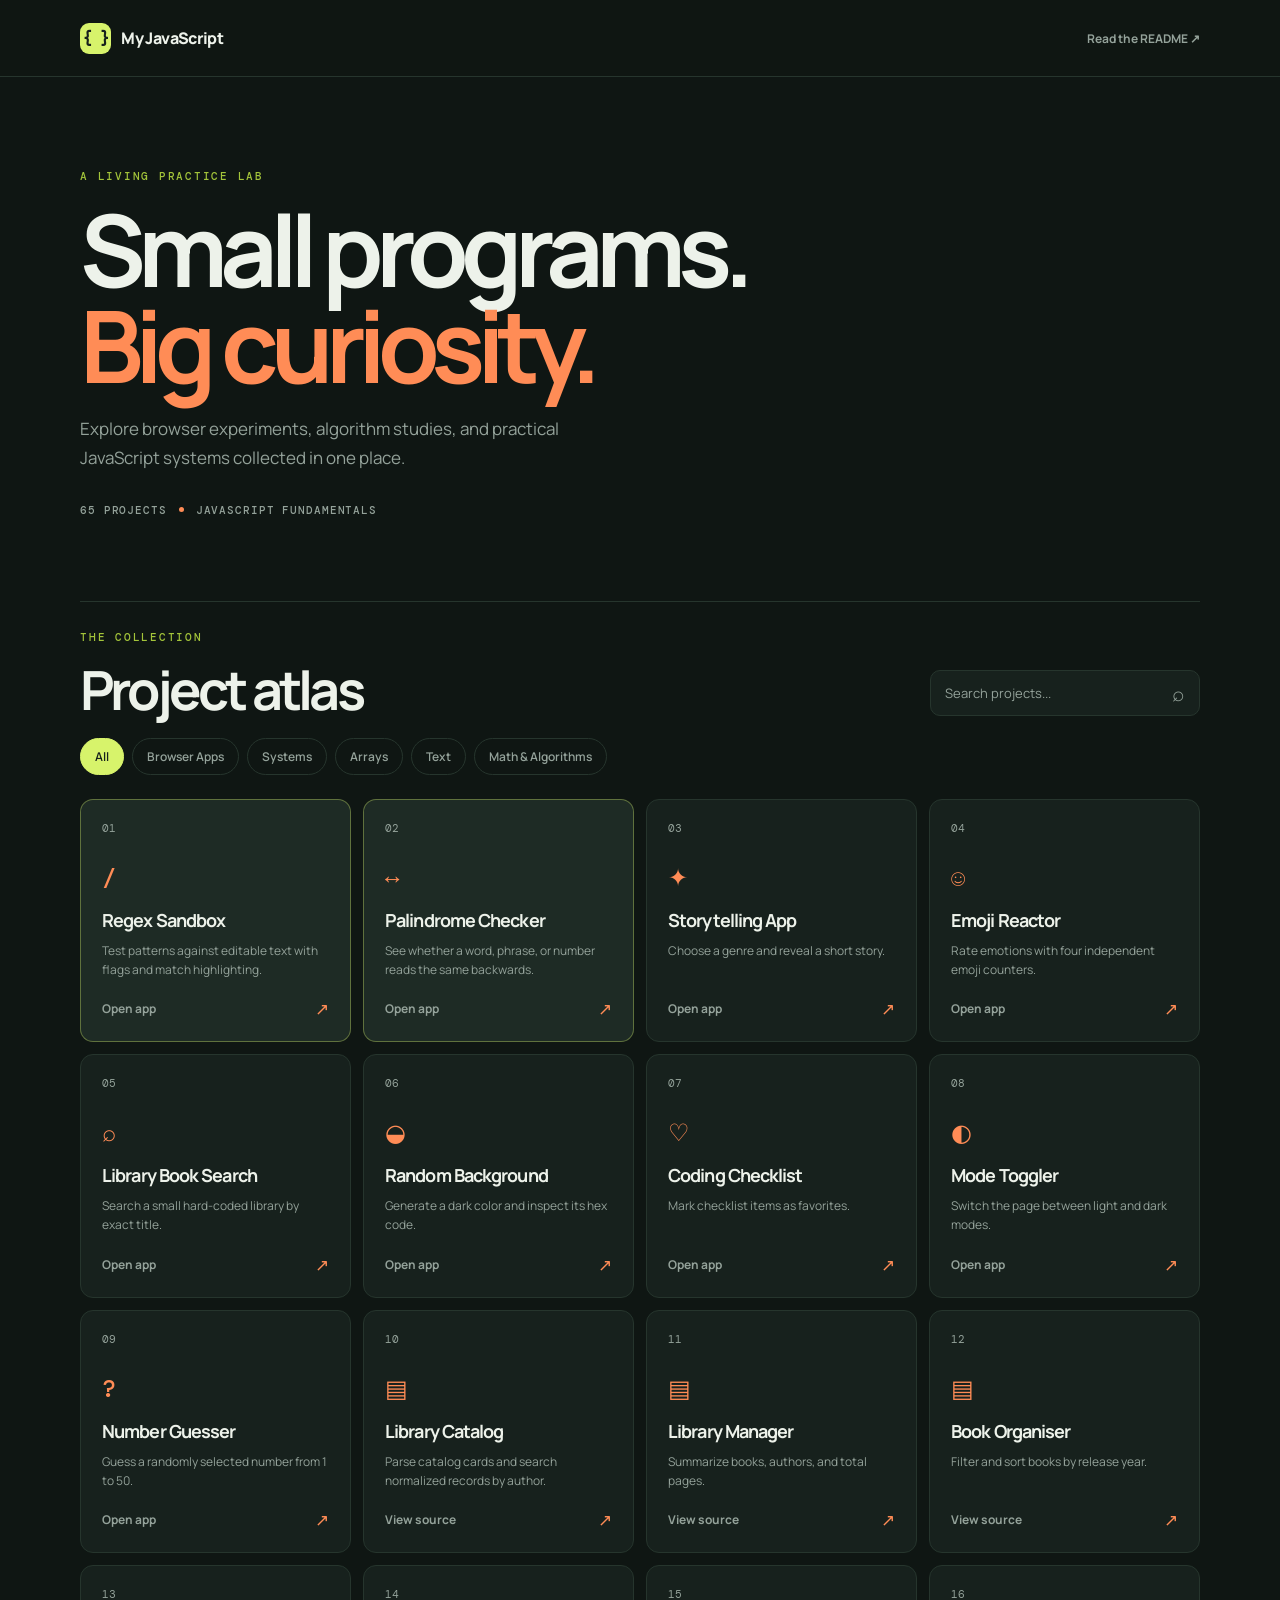
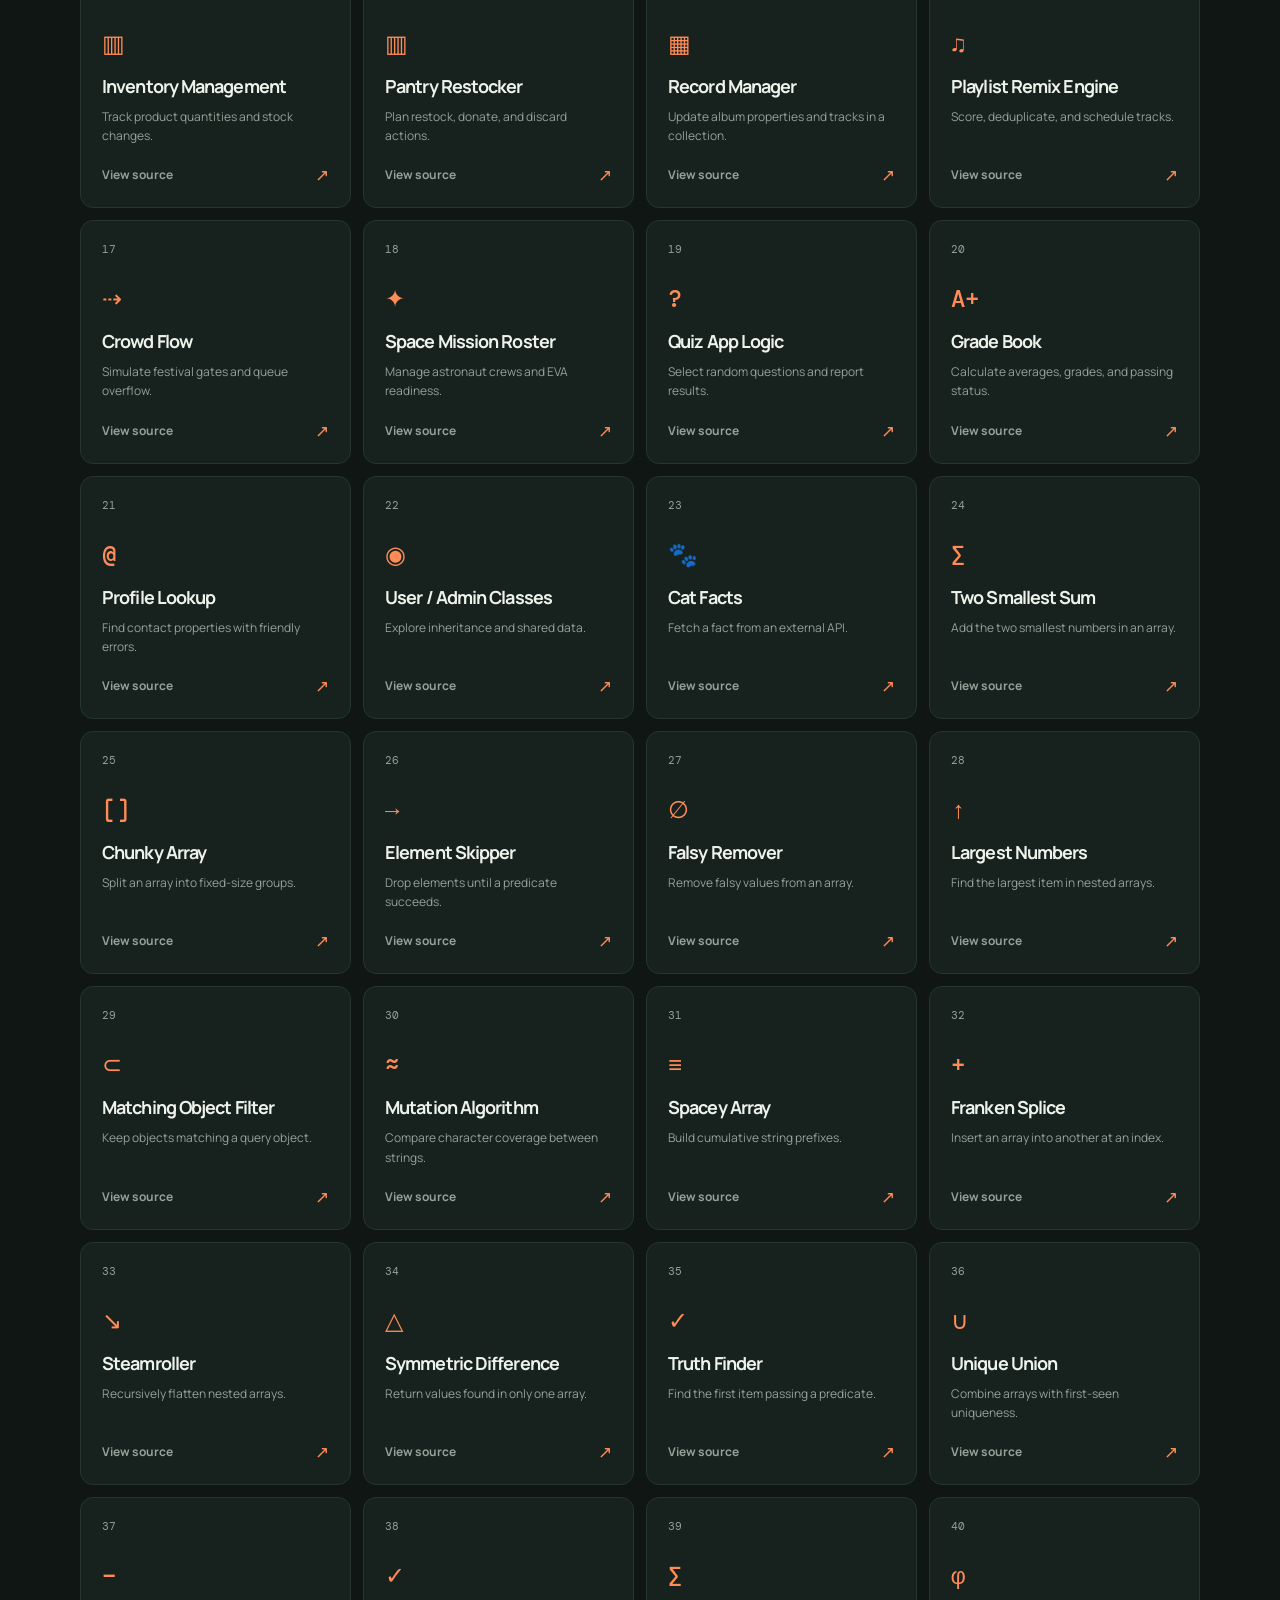
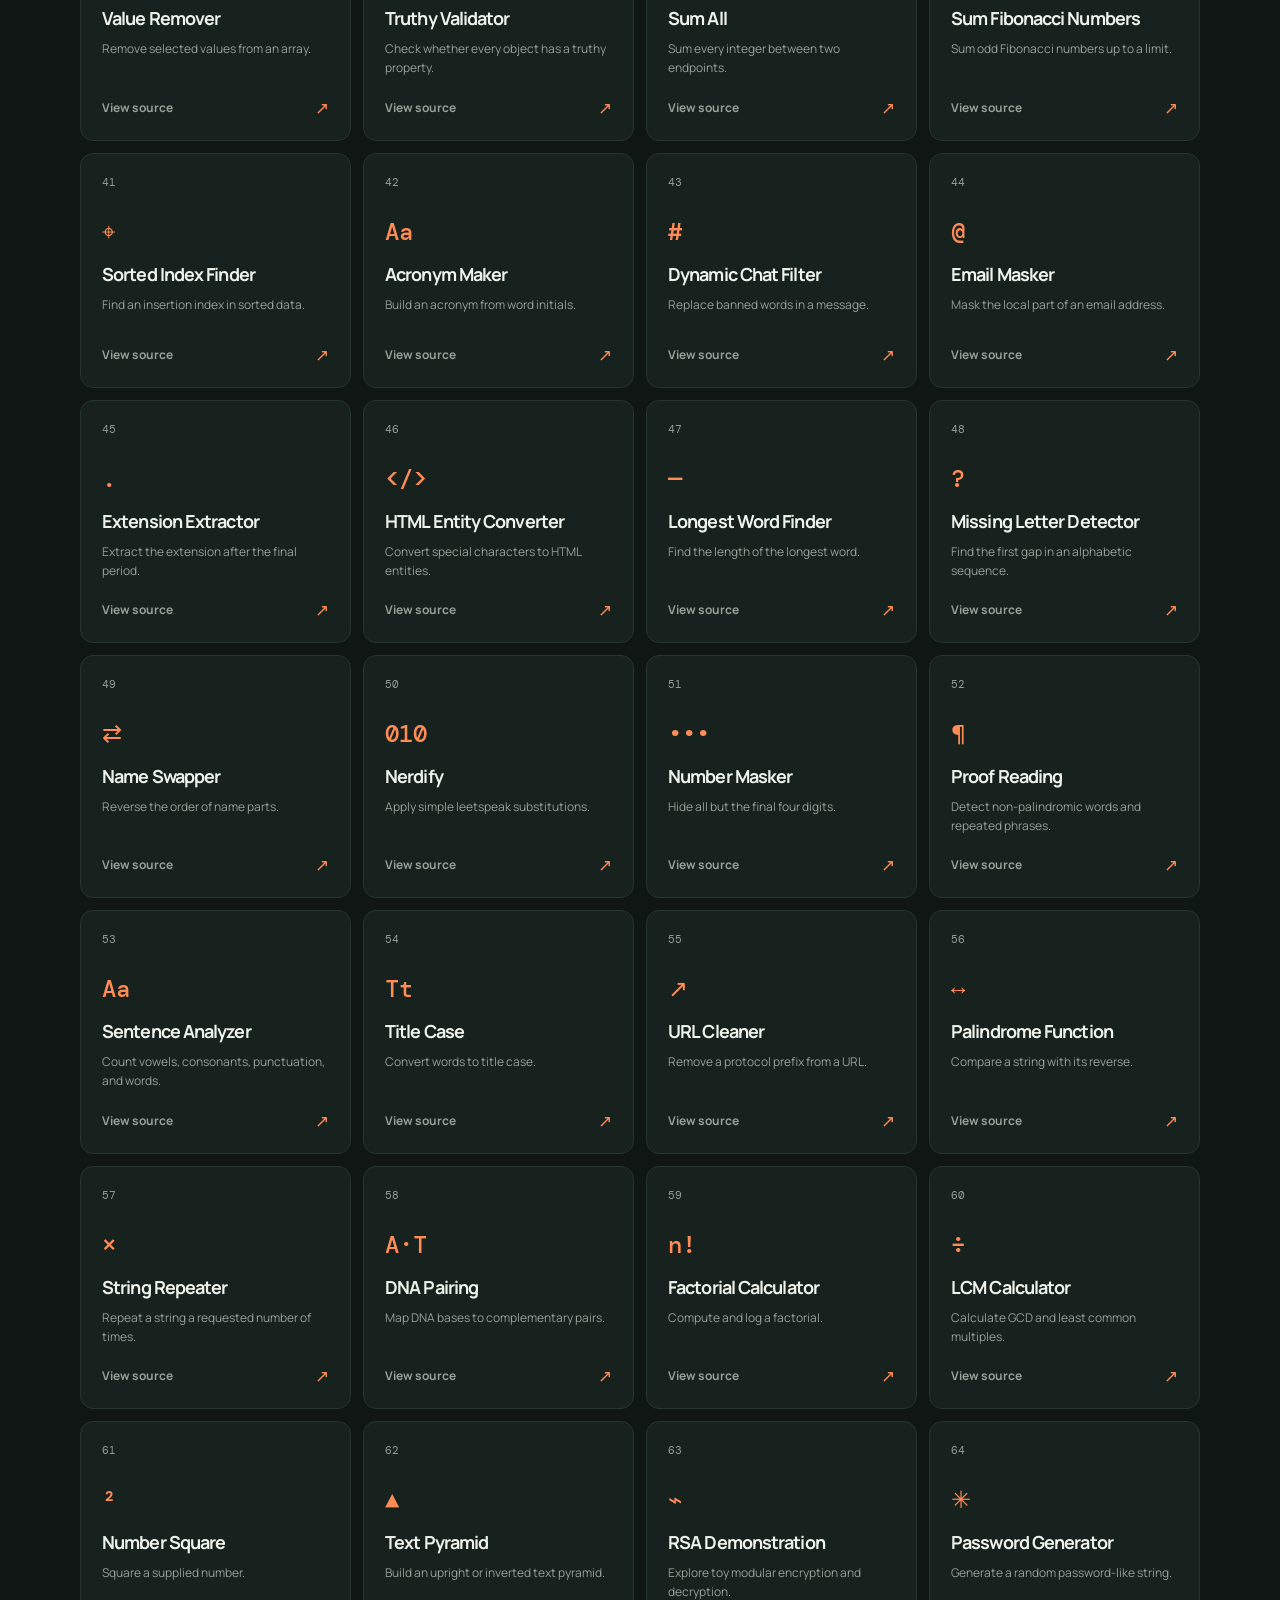
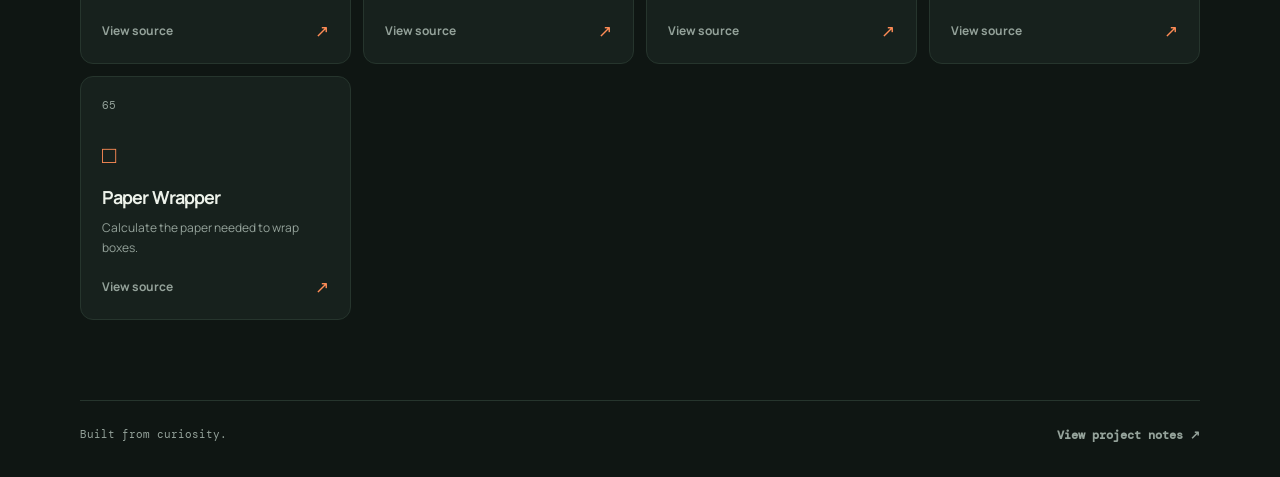
<file: index.html>
<!doctype html>
<html lang="en">
<head>
  <meta charset="utf-8">
  <meta name="viewport" content="width=device-width, initial-scale=1">
  <meta name="description" content="A browsable catalog of JavaScript projects and browser experiments.">
  <title>My JavaScript | Project Atlas</title>
  <link rel="stylesheet" href="style.css">
</head>
<body>
  <header class="site-header">
    <nav class="nav shell" aria-label="Primary navigation">
      <a class="brand" href="index.html"><span class="brand-mark">{ }</span> My JavaScript</a>
      <a class="text-link" href="README.md">Read the README <span aria-hidden="true">↗</span></a>
    </nav>
  </header>

  <main>
    <section class="hero shell">
      <p class="eyebrow">A living practice lab</p>
      <h1>Small programs.<br><em>Big curiosity.</em></h1>
      <p class="intro">Explore browser experiments, algorithm studies, and practical JavaScript systems collected in one place.</p>
      <div class="hero-meta"><span id="project-count">65 projects</span><span class="dot"></span><span>JavaScript fundamentals</span></div>
    </section>

    <section class="catalog shell" aria-labelledby="catalog-title">
      <div class="catalog-heading">
        <div>
          <p class="eyebrow">The collection</p>
          <h2 id="catalog-title">Project atlas</h2>
        </div>
        <label class="search">
          <span class="sr-only">Search projects</span>
          <input id="project-search" type="search" placeholder="Search projects..." autocomplete="off">
          <span aria-hidden="true">⌕</span>
        </label>
      </div>
      <div class="filters" role="group" aria-label="Filter projects">
        <button class="filter is-active" data-filter="all" type="button" aria-pressed="true">All</button>
        <button class="filter" data-filter="browser" type="button" aria-pressed="false">Browser Apps</button>
        <button class="filter" data-filter="systems" type="button" aria-pressed="false">Systems</button>
        <button class="filter" data-filter="arrays" type="button" aria-pressed="false">Arrays</button>
        <button class="filter" data-filter="text" type="button" aria-pressed="false">Text</button>
        <button class="filter" data-filter="math" type="button" aria-pressed="false">Math &amp; Algorithms</button>
      </div>

      <div class="project-grid" id="project-grid">
        <a class="project-card featured" data-category="browser" data-name="Regex Sandbox" href="RegExSandbox.html"><span class="card-number">01</span><span class="card-icon">/</span><h3>Regex Sandbox</h3><p>Test patterns against editable text with flags and match highlighting.</p><span class="card-link">Open app <b>↗</b></span></a>
        <a class="project-card featured" data-category="browser" data-name="Palindrome Checker" href="plaindiromeChecker.html"><span class="card-number">02</span><span class="card-icon">↔</span><h3>Palindrome Checker</h3><p>See whether a word, phrase, or number reads the same backwards.</p><span class="card-link">Open app <b>↗</b></span></a>
        <a class="project-card" data-category="browser" data-name="Storytelling App" href="story.html"><span class="card-number">03</span><span class="card-icon">✦</span><h3>Storytelling App</h3><p>Choose a genre and reveal a short story.</p><span class="card-link">Open app <b>↗</b></span></a>
        <a class="project-card" data-category="browser" data-name="Emoji Reactor" href="emoji.html"><span class="card-number">04</span><span class="card-icon">☺</span><h3>Emoji Reactor</h3><p>Rate emotions with four independent emoji counters.</p><span class="card-link">Open app <b>↗</b></span></a>
        <a class="project-card" data-category="browser" data-name="Library Book Search" href="librarySearch.html"><span class="card-number">05</span><span class="card-icon">⌕</span><h3>Library Book Search</h3><p>Search a small hard-coded library by exact title.</p><span class="card-link">Open app <b>↗</b></span></a>
        <a class="project-card" data-category="browser" data-name="Random Background Color" href="random.html"><span class="card-number">06</span><span class="card-icon">◒</span><h3>Random Background</h3><p>Generate a dark color and inspect its hex code.</p><span class="card-link">Open app <b>↗</b></span></a>
        <a class="project-card" data-category="browser" data-name="Coding Checklist" href="checklist.html"><span class="card-number">07</span><span class="card-icon">♡</span><h3>Coding Checklist</h3><p>Mark checklist items as favorites.</p><span class="card-link">Open app <b>↗</b></span></a>
        <a class="project-card" data-category="browser" data-name="Mode Toggler" href="mode.html"><span class="card-number">08</span><span class="card-icon">◐</span><h3>Mode Toggler</h3><p>Switch the page between light and dark modes.</p><span class="card-link">Open app <b>↗</b></span></a>
        <a class="project-card" data-category="browser" data-name="Number Guesser" href="legacy-index.html"><span class="card-number">09</span><span class="card-icon">?</span><h3>Number Guesser</h3><p>Guess a randomly selected number from 1 to 50.</p><span class="card-link">Open app <b>↗</b></span></a>

        <a class="project-card" data-category="systems" data-name="Library Catalog" href="Library-Catalog.js"><span class="card-number">10</span><span class="card-icon">▤</span><h3>Library Catalog</h3><p>Parse catalog cards and search normalized records by author.</p><span class="card-link">View source <b>↗</b></span></a>
        <a class="project-card" data-category="systems" data-name="Library Manager" href="libraryManager.js"><span class="card-number">11</span><span class="card-icon">▤</span><h3>Library Manager</h3><p>Summarize books, authors, and total pages.</p><span class="card-link">View source <b>↗</b></span></a>
        <a class="project-card" data-category="systems" data-name="Book Organiser" href="bookOrganiser.js"><span class="card-number">12</span><span class="card-icon">▤</span><h3>Book Organiser</h3><p>Filter and sort books by release year.</p><span class="card-link">View source <b>↗</b></span></a>
        <a class="project-card" data-category="systems" data-name="Inventory Management System" href="inventoryManagemntSystem.js"><span class="card-number">13</span><span class="card-icon">▥</span><h3>Inventory Management</h3><p>Track product quantities and stock changes.</p><span class="card-link">View source <b>↗</b></span></a>
        <a class="project-card" data-category="systems" data-name="Pantry Restocker" href="pantryRestocker.js"><span class="card-number">14</span><span class="card-icon">▥</span><h3>Pantry Restocker</h3><p>Plan restock, donate, and discard actions.</p><span class="card-link">View source <b>↗</b></span></a>
        <a class="project-card" data-category="systems" data-name="Record Manager" href="record-manger.js"><span class="card-number">15</span><span class="card-icon">▦</span><h3>Record Manager</h3><p>Update album properties and tracks in a collection.</p><span class="card-link">View source <b>↗</b></span></a>
        <a class="project-card" data-category="systems" data-name="Playlist Remix Engine" href="playlistRemixEngine.js"><span class="card-number">16</span><span class="card-icon">♫</span><h3>Playlist Remix Engine</h3><p>Score, deduplicate, and schedule tracks.</p><span class="card-link">View source <b>↗</b></span></a>
        <a class="project-card" data-category="systems" data-name="Crowd Flow Management" href="crowdFlowManagementSystem.js"><span class="card-number">17</span><span class="card-icon">⇢</span><h3>Crowd Flow</h3><p>Simulate festival gates and queue overflow.</p><span class="card-link">View source <b>↗</b></span></a>
        <a class="project-card" data-category="systems" data-name="Space Mission Roster" href="space_mission-roaster.js"><span class="card-number">18</span><span class="card-icon">✦</span><h3>Space Mission Roster</h3><p>Manage astronaut crews and EVA readiness.</p><span class="card-link">View source <b>↗</b></span></a>
        <a class="project-card" data-category="systems" data-name="Quiz App Logic" href="quiz_app.js"><span class="card-number">19</span><span class="card-icon">?</span><h3>Quiz App Logic</h3><p>Select random questions and report results.</p><span class="card-link">View source <b>↗</b></span></a>
        <a class="project-card" data-category="systems" data-name="Grade Book" href="gradeBook.js"><span class="card-number">20</span><span class="card-icon">A+</span><h3>Grade Book</h3><p>Calculate averages, grades, and passing status.</p><span class="card-link">View source <b>↗</b></span></a>
        <a class="project-card" data-category="systems" data-name="Profile Lookup" href="profileLookup.js"><span class="card-number">21</span><span class="card-icon">@</span><h3>Profile Lookup</h3><p>Find contact properties with friendly errors.</p><span class="card-link">View source <b>↗</b></span></a>
        <a class="project-card" data-category="systems" data-name="User Admin Classes" href="user.js"><span class="card-number">22</span><span class="card-icon">◉</span><h3>User / Admin Classes</h3><p>Explore inheritance and shared data.</p><span class="card-link">View source <b>↗</b></span></a>
        <a class="project-card" data-category="systems" data-name="Cat Facts" href="facts.js"><span class="card-number">23</span><span class="card-icon">🐾</span><h3>Cat Facts</h3><p>Fetch a fact from an external API.</p><span class="card-link">View source <b>↗</b></span></a>

        <a class="project-card" data-category="arrays" data-name="Two Smallest Sum" href="SumArr.js"><span class="card-number">24</span><span class="card-icon">∑</span><h3>Two Smallest Sum</h3><p>Add the two smallest numbers in an array.</p><span class="card-link">View source <b>↗</b></span></a>
        <a class="project-card" data-category="arrays" data-name="Chunky Array" href="chunkyAlgo.js"><span class="card-number">25</span><span class="card-icon">[]</span><h3>Chunky Array</h3><p>Split an array into fixed-size groups.</p><span class="card-link">View source <b>↗</b></span></a>
        <a class="project-card" data-category="arrays" data-name="Element Skipper" href="elementSkipper.js"><span class="card-number">26</span><span class="card-icon">→</span><h3>Element Skipper</h3><p>Drop elements until a predicate succeeds.</p><span class="card-link">View source <b>↗</b></span></a>
        <a class="project-card" data-category="arrays" data-name="Falsy Remover" href="falsyRemover.js"><span class="card-number">27</span><span class="card-icon">∅</span><h3>Falsy Remover</h3><p>Remove falsy values from an array.</p><span class="card-link">View source <b>↗</b></span></a>
        <a class="project-card" data-category="arrays" data-name="Largest Numbers" href="largestNum.js"><span class="card-number">28</span><span class="card-icon">↑</span><h3>Largest Numbers</h3><p>Find the largest item in nested arrays.</p><span class="card-link">View source <b>↗</b></span></a>
        <a class="project-card" data-category="arrays" data-name="Matching Object Filter" href="matchingObjectFilter.js"><span class="card-number">29</span><span class="card-icon">⊂</span><h3>Matching Object Filter</h3><p>Keep objects matching a query object.</p><span class="card-link">View source <b>↗</b></span></a>
        <a class="project-card" data-category="arrays" data-name="Mutation Algorithm" href="mutationAlgorithm.js"><span class="card-number">30</span><span class="card-icon">≈</span><h3>Mutation Algorithm</h3><p>Compare character coverage between strings.</p><span class="card-link">View source <b>↗</b></span></a>
        <a class="project-card" data-category="arrays" data-name="Spacey Array" href="spacey.js"><span class="card-number">31</span><span class="card-icon">≡</span><h3>Spacey Array</h3><p>Build cumulative string prefixes.</p><span class="card-link">View source <b>↗</b></span></a>
        <a class="project-card" data-category="arrays" data-name="Franken Splice" href="spliceago.js"><span class="card-number">32</span><span class="card-icon">+</span><h3>Franken Splice</h3><p>Insert an array into another at an index.</p><span class="card-link">View source <b>↗</b></span></a>
        <a class="project-card" data-category="arrays" data-name="Steamroller" href="steamRollArray.js"><span class="card-number">33</span><span class="card-icon">↘</span><h3>Steamroller</h3><p>Recursively flatten nested arrays.</p><span class="card-link">View source <b>↗</b></span></a>
        <a class="project-card" data-category="arrays" data-name="Symmetric Difference" href="symmetricalArray.js"><span class="card-number">34</span><span class="card-icon">△</span><h3>Symmetric Difference</h3><p>Return values found in only one array.</p><span class="card-link">View source <b>↗</b></span></a>
        <a class="project-card" data-category="arrays" data-name="Truth Finder" href="truthChecker.js"><span class="card-number">35</span><span class="card-icon">✓</span><h3>Truth Finder</h3><p>Find the first item passing a predicate.</p><span class="card-link">View source <b>↗</b></span></a>
        <a class="project-card" data-category="arrays" data-name="Unique Union" href="uniqueSortedArray.js"><span class="card-number">36</span><span class="card-icon">∪</span><h3>Unique Union</h3><p>Combine arrays with first-seen uniqueness.</p><span class="card-link">View source <b>↗</b></span></a>
        <a class="project-card" data-category="arrays" data-name="Value Remover" href="valueRemover.js"><span class="card-number">37</span><span class="card-icon">−</span><h3>Value Remover</h3><p>Remove selected values from an array.</p><span class="card-link">View source <b>↗</b></span></a>
        <a class="project-card" data-category="arrays" data-name="Truthy Validator" href="allTruthyValidator.js"><span class="card-number">38</span><span class="card-icon">✓</span><h3>Truthy Validator</h3><p>Check whether every object has a truthy property.</p><span class="card-link">View source <b>↗</b></span></a>
        <a class="project-card" data-category="arrays" data-name="Sum All" href="sumAll.js"><span class="card-number">39</span><span class="card-icon">∑</span><h3>Sum All</h3><p>Sum every integer between two endpoints.</p><span class="card-link">View source <b>↗</b></span></a>
        <a class="project-card" data-category="arrays" data-name="Sum Fibonacci Numbers" href="sumFibs.js"><span class="card-number">40</span><span class="card-icon">φ</span><h3>Sum Fibonacci Numbers</h3><p>Sum odd Fibonacci numbers up to a limit.</p><span class="card-link">View source <b>↗</b></span></a>
        <a class="project-card" data-category="arrays" data-name="Sorted Index Finder" href="sortedIndexFinder.js"><span class="card-number">41</span><span class="card-icon">⌖</span><h3>Sorted Index Finder</h3><p>Find an insertion index in sorted data.</p><span class="card-link">View source <b>↗</b></span></a>

        <a class="project-card" data-category="text" data-name="Acronym Maker" href="acroynymMaker.js"><span class="card-number">42</span><span class="card-icon">Aa</span><h3>Acronym Maker</h3><p>Build an acronym from word initials.</p><span class="card-link">View source <b>↗</b></span></a>
        <a class="project-card" data-category="text" data-name="Dynamic Chat Filter" href="dynamicChatFilter.js"><span class="card-number">43</span><span class="card-icon">#</span><h3>Dynamic Chat Filter</h3><p>Replace banned words in a message.</p><span class="card-link">View source <b>↗</b></span></a>
        <a class="project-card" data-category="text" data-name="Email Masker" href="email-masker.js"><span class="card-number">44</span><span class="card-icon">@</span><h3>Email Masker</h3><p>Mask the local part of an email address.</p><span class="card-link">View source <b>↗</b></span></a>
        <a class="project-card" data-category="text" data-name="Extension Extractor" href="extension-extracker.js"><span class="card-number">45</span><span class="card-icon">.</span><h3>Extension Extractor</h3><p>Extract the extension after the final period.</p><span class="card-link">View source <b>↗</b></span></a>
        <a class="project-card" data-category="text" data-name="HTML Entity Converter" href="HTMLentity.js"><span class="card-number">46</span><span class="card-icon">&lt;/&gt;</span><h3>HTML Entity Converter</h3><p>Convert special characters to HTML entities.</p><span class="card-link">View source <b>↗</b></span></a>
        <a class="project-card" data-category="text" data-name="Longest Word Finder" href="longestWordFinder.js"><span class="card-number">47</span><span class="card-icon">—</span><h3>Longest Word Finder</h3><p>Find the length of the longest word.</p><span class="card-link">View source <b>↗</b></span></a>
        <a class="project-card" data-category="text" data-name="Missing Letter Detector" href="missingLetterDetector.js"><span class="card-number">48</span><span class="card-icon">?</span><h3>Missing Letter Detector</h3><p>Find the first gap in an alphabetic sequence.</p><span class="card-link">View source <b>↗</b></span></a>
        <a class="project-card" data-category="text" data-name="Name Swapper" href="name_swapper.js"><span class="card-number">49</span><span class="card-icon">⇄</span><h3>Name Swapper</h3><p>Reverse the order of name parts.</p><span class="card-link">View source <b>↗</b></span></a>
        <a class="project-card" data-category="text" data-name="Nerdify" href="nerdify.js"><span class="card-number">50</span><span class="card-icon">010</span><h3>Nerdify</h3><p>Apply simple leetspeak substitutions.</p><span class="card-link">View source <b>↗</b></span></a>
        <a class="project-card" data-category="text" data-name="Number Masker" href="number_masker.js"><span class="card-number">51</span><span class="card-icon">•••</span><h3>Number Masker</h3><p>Hide all but the final four digits.</p><span class="card-link">View source <b>↗</b></span></a>
        <a class="project-card" data-category="text" data-name="Proof Reading" href="proofReading.js"><span class="card-number">52</span><span class="card-icon">¶</span><h3>Proof Reading</h3><p>Detect non-palindromic words and repeated phrases.</p><span class="card-link">View source <b>↗</b></span></a>
        <a class="project-card" data-category="text" data-name="Sentence Analyzer" href="sentence_Analyzer.js"><span class="card-number">53</span><span class="card-icon">Aa</span><h3>Sentence Analyzer</h3><p>Count vowels, consonants, punctuation, and words.</p><span class="card-link">View source <b>↗</b></span></a>
        <a class="project-card" data-category="text" data-name="Title Case" href="titleCase.js"><span class="card-number">54</span><span class="card-icon">Tt</span><h3>Title Case</h3><p>Convert words to title case.</p><span class="card-link">View source <b>↗</b></span></a>
        <a class="project-card" data-category="text" data-name="URL Cleaner" href="url_cleaner.js"><span class="card-number">55</span><span class="card-icon">↗</span><h3>URL Cleaner</h3><p>Remove a protocol prefix from a URL.</p><span class="card-link">View source <b>↗</b></span></a>
        <a class="project-card" data-category="text" data-name="Palindrome Function" href="plaindrome_checker.js"><span class="card-number">56</span><span class="card-icon">↔</span><h3>Palindrome Function</h3><p>Compare a string with its reverse.</p><span class="card-link">View source <b>↗</b></span></a>
        <a class="project-card" data-category="text" data-name="String Repeater" href="stringrepeater.js"><span class="card-number">57</span><span class="card-icon">×</span><h3>String Repeater</h3><p>Repeat a string a requested number of times.</p><span class="card-link">View source <b>↗</b></span></a>

        <a class="project-card" data-category="math" data-name="DNA Pairing" href="DNApair.js"><span class="card-number">58</span><span class="card-icon">A·T</span><h3>DNA Pairing</h3><p>Map DNA bases to complementary pairs.</p><span class="card-link">View source <b>↗</b></span></a>
        <a class="project-card" data-category="math" data-name="Factorial Calculator" href="Factorial-calculator.js"><span class="card-number">59</span><span class="card-icon">n!</span><h3>Factorial Calculator</h3><p>Compute and log a factorial.</p><span class="card-link">View source <b>↗</b></span></a>
        <a class="project-card" data-category="math" data-name="LCM Calculator" href="lcmCalculatorRangeBased.js"><span class="card-number">60</span><span class="card-icon">÷</span><h3>LCM Calculator</h3><p>Calculate GCD and least common multiples.</p><span class="card-link">View source <b>↗</b></span></a>
        <a class="project-card" data-category="math" data-name="Number Square" href="numberSquare.js"><span class="card-number">61</span><span class="card-icon">²</span><h3>Number Square</h3><p>Square a supplied number.</p><span class="card-link">View source <b>↗</b></span></a>
        <a class="project-card" data-category="math" data-name="Text Pyramid" href="pyramid.js"><span class="card-number">62</span><span class="card-icon">▲</span><h3>Text Pyramid</h3><p>Build an upright or inverted text pyramid.</p><span class="card-link">View source <b>↗</b></span></a>
        <a class="project-card" data-category="math" data-name="RSA Demonstration" href="RSAalgo.js"><span class="card-number">63</span><span class="card-icon">⌁</span><h3>RSA Demonstration</h3><p>Explore toy modular encryption and decryption.</p><span class="card-link">View source <b>↗</b></span></a>
        <a class="project-card" data-category="math" data-name="Password Generator" href="passwordGenerator.js"><span class="card-number">64</span><span class="card-icon">✳</span><h3>Password Generator</h3><p>Generate a random password-like string.</p><span class="card-link">View source <b>↗</b></span></a>
        <a class="project-card" data-category="arrays" data-name="Paper Wrapper" href="paperWrapper.js"><span class="card-number">65</span><span class="card-icon">□</span><h3>Paper Wrapper</h3><p>Calculate the paper needed to wrap boxes.</p><span class="card-link">View source <b>↗</b></span></a>
      </div>
      <p class="empty-state" id="empty-state" hidden>No projects match that search.</p>
    </section>
  </main>

  <footer class="site-footer shell"><span>Built from curiosity.</span><a href="README.md">View project notes ↗</a></footer>
  <script src="script.js"></script>
</body>
</html>
</file>
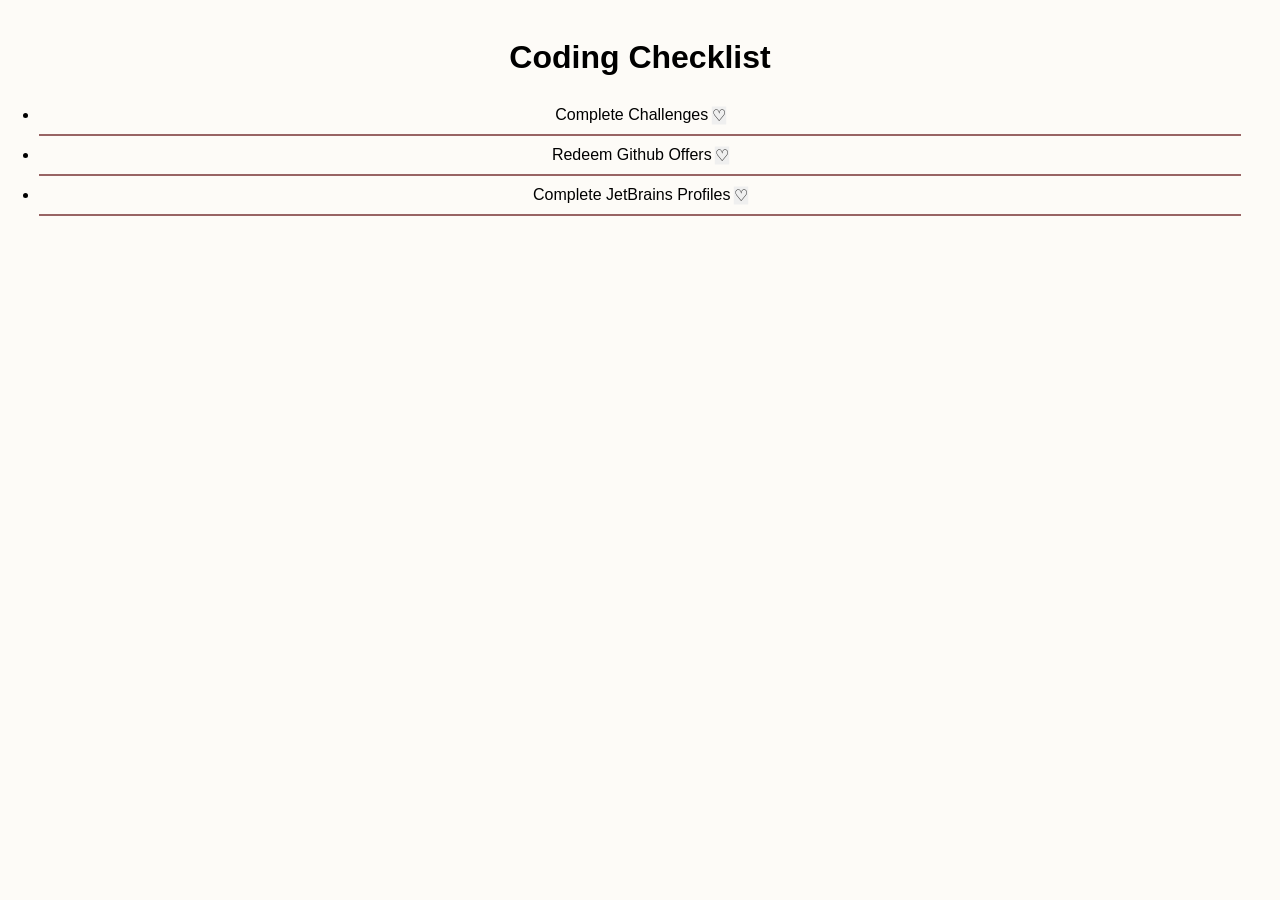
<file: checklist.html>
<!DOCTYPE html>
<html lang="en">
  <head>
    <meta charset="utf-8" />
    <title>Favorite Icon Toggler</title>
    <link rel="stylesheet" href="checklist.css" />
  </head>

  <body>
  <h1> Coding Checklist</h1>
  <ul class="item-list">
    <li>Complete Challenges <button class ="favorite-icon">&#9825;</button></li>
    <li>Redeem Github Offers <button class ="favorite-icon">&#9825;</button></li>
    <li>Complete JetBrains Profiles <button class ="favorite-icon">&#9825;</button></li>
    </ul>
    <script src="checklist.js"></script>
  </body>
</html>
</file>
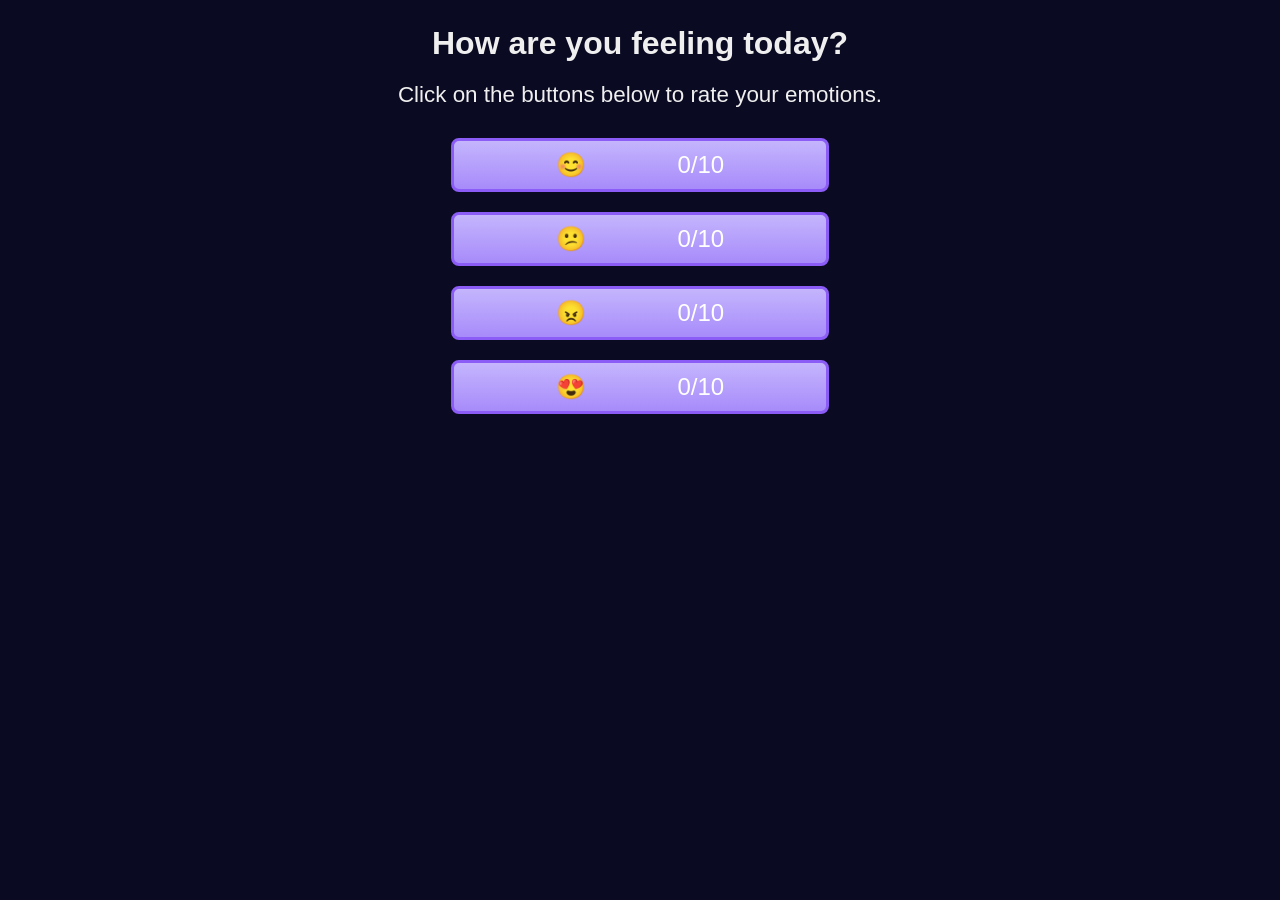
<file: emoji.html>
<!DOCTYPE html>
<html lang="en">

<head>
  <meta charset="UTF-8" />
  <meta name="viewport" content="width=device-width, initial-scale=1.0" />
  <title>Emoji Reactor</title>
  <link rel="stylesheet" href="emoji.css" />
</head>
<body>
  <main>
    <h1 class="title">How are you feeling today?</h1>
    <p class="description">
      Click on the buttons below to rate your emotions.
    </p>
    <div class="btn-container">
      <button id="happy-btn" class="emoji-btn" aria-label="Happy face emoji">
        <span role="img" aria-hidden="true">😊</span>
        <span class="count">0/10</span>
      </button>
      <button
        id="confused-btn"
        class="emoji-btn"
        aria-label="Confused face emoji"
      >
        <span role="img" aria-hidden="true">😕</span>
        <span class="count">0/10</span>
      </button>
      <button id="sad-btn" class="emoji-btn" aria-label="Angry face emoji">
        <span role="img" aria-hidden="true">😠</span>
        <span class="count">0/10</span>
      </button>
      <button
        id="loving-btn"
        class="emoji-btn"
        aria-label="Loving face emoji"
      >
        <span role="img" aria-hidden="true">😍</span>
        <span class="count">0/10</span>
      </button>
    </div>
  </main>
  <script src="emojiReactor.js"></script>
</body>
</html>
</file>
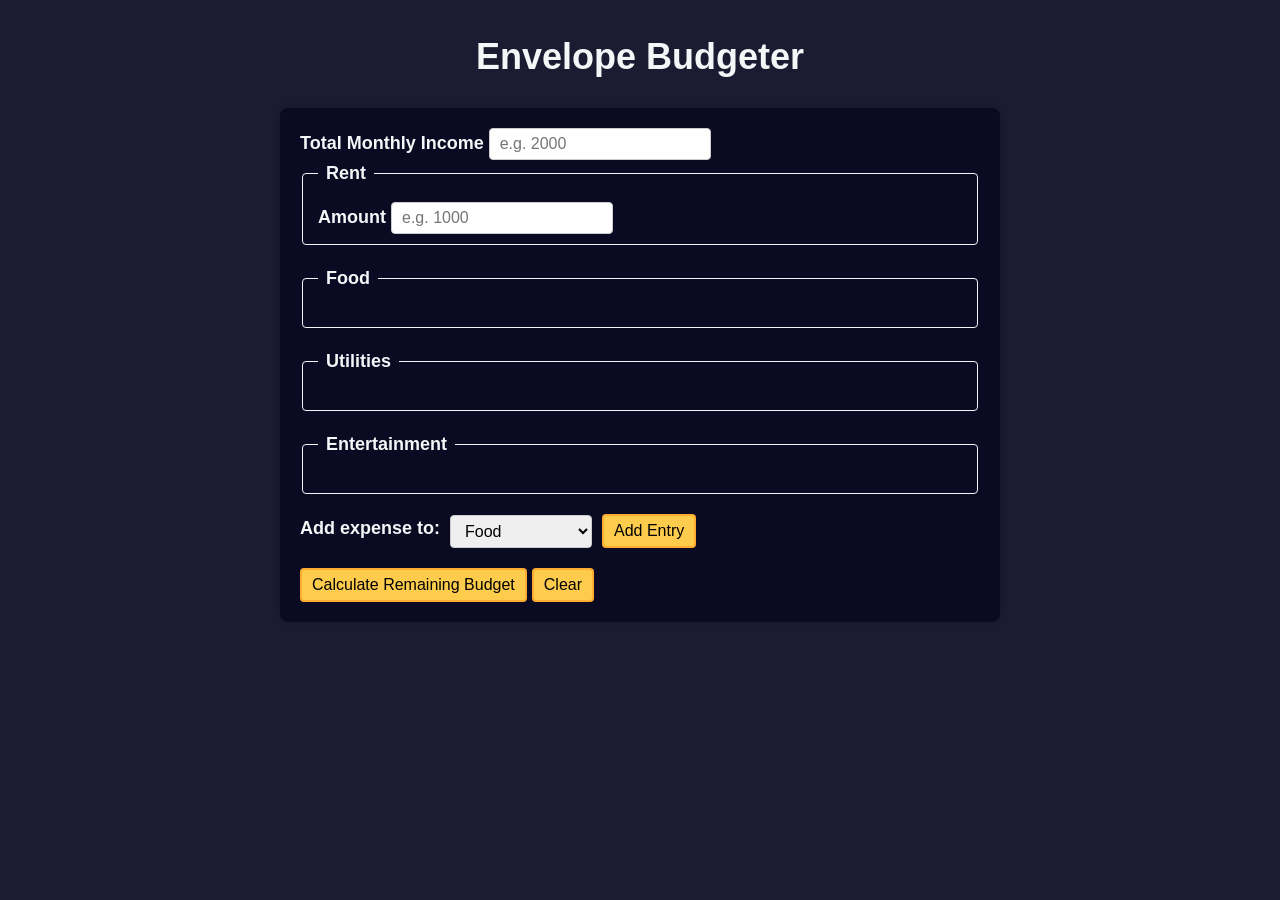
<file: envelopeBudgeter.html>
<!DOCTYPE html>
<html lang="en">
<head>
    <meta charset="utf-8" />
    <meta name="viewport" content="width=device-width, initial-scale=1.0" />
    <link rel="stylesheet" href="envelopeBudgeter.css" />
    <title>Envelope Budgeter</title>
</head>

<body>
<main>
    <h1>Envelope Budgeter</h1>
    <div class="container">
        <form id="budget-form">
            <label for="income">Total Monthly Income</label>
            <input
                    type="number"
                    min="0"
                    id="income"
                    placeholder="e.g. 2000"
                    required
            />

            <fieldset id="rent">
                <legend>Rent</legend>
                <label for="rent-amount">Amount</label>
                <input type="number" min="0" id="rent-amount" placeholder="e.g. 1000" />
            </fieldset>

            <fieldset id="food">
                <legend>Food</legend>
                <div class="input-container"></div>
            </fieldset>

            <fieldset id="utilities">
                <legend>Utilities</legend>
                <div class="input-container"></div>
            </fieldset>

            <fieldset id="entertainment">
                <legend>Entertainment</legend>
                <div class="input-container"></div>
            </fieldset>

            <div class="controls">
            <span>
              <label for="entry-dropdown">Add expense to:</label>
              <select id="entry-dropdown" name="options">
                <option value="food" selected>Food</option>
                <option value="utilities">Utilities</option>
                <option value="entertainment">Entertainment</option>
              </select>
              <button type="button" id="add-entry">Add Entry</button>
            </span>
            </div>
            <div>
                <button type="submit">
                    Calculate Remaining Budget
                </button>
                <button type="button" id="clear">Clear</button>
            </div>
        </form>

        <div id="output" class="output hide"></div>
    </div>

  <script src="envelopeBudgeter.js"></script>
</main>
</body>
</html>
</file>
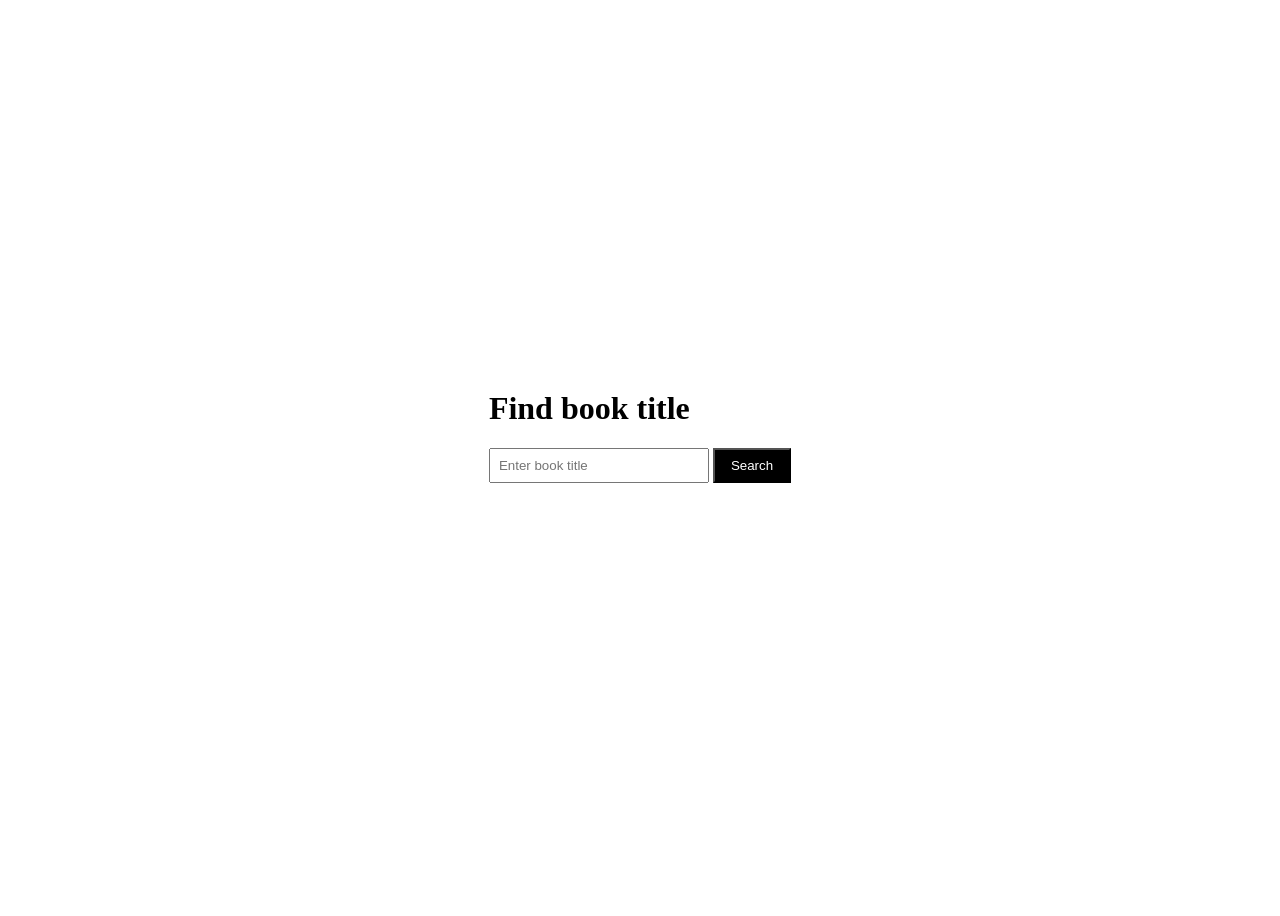
<file: librarySearch.html>
<!DOCTYPE html>
<html lang="en">
<head>
  <meta charset="UTF-8" />
  <meta name="viewport" content="width=device-width, initial-scale=1.0" />
  <title>Library Book Search</title>
  <link rel="stylesheet" href="librarySearch.css" />
</head>
<body>
<div>
  <h1>Find book title</h1>
  <input type="text" id="bookTitleInput" placeholder="Enter book title">
  <button id="search">Search</button>
  <p id="statusMessage"></p>
  <p id="scanStatus"></p>
</div>
<script src="librarySearch.js"></script>
</body>
</html>
</file>
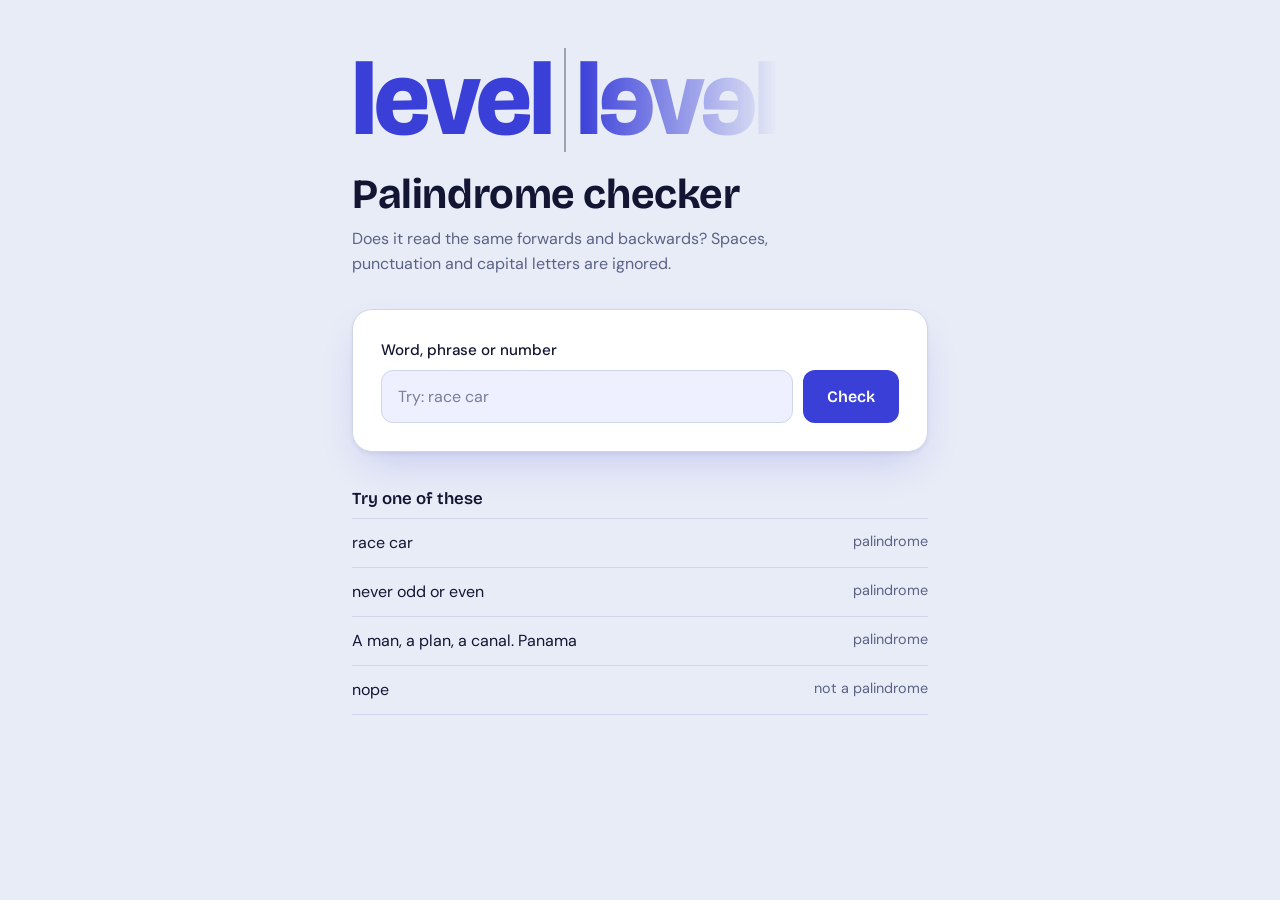
<file: plaindiromeChecker.html>
<!DOCTYPE html>
<html lang="en">

<head>
    <meta charset="utf-8">
    <meta name="viewport" content="width=device-width, initial-scale=1">
    <title>Palindrome Checker</title>
    <meta name="description" content="Check whether a word, phrase or number reads the same forwards and backwards.">
    <link rel="preconnect" href="https://fonts.googleapis.com">
    <link rel="preconnect" href="https://fonts.gstatic.com" crossorigin>
    <link href="https://fonts.googleapis.com/css2?family=Bricolage+Grotesque:wght@600;800&family=DM+Sans:wght@400;500&display=swap" rel="stylesheet">
    <link rel="stylesheet" href="palindrome.css">
</head>

<body>
<main class="shell">
    <header class="hero">
        <div class="mirror" aria-hidden="true">
            <span class="word">level</span>
            <span class="axis"></span>
            <span class="word reflection">level</span>
        </div>
        <h1>Palindrome checker</h1>
        <p class="lede">Does it read the same forwards and backwards? Spaces, punctuation and capital letters are ignored.</p>
    </header>

    <section class="card" aria-label="Palindrome checker">
        <label for="text-input">Word, phrase or number</label>
        <div class="field">
            <input id="text-input" type="text" placeholder="Try: race car" autocomplete="off" spellcheck="false">
            <button id="check-btn" type="button">Check</button>
        </div>
        <div id="result" role="status" aria-live="polite"></div>
    </section>

    <section class="examples" aria-labelledby="examples-title">
        <h2 id="examples-title">Try one of these</h2>
        <ul>
            <li><span>race car</span><span>palindrome</span></li>
            <li><span>never odd or even</span><span>palindrome</span></li>
            <li><span>A man, a plan, a canal. Panama</span><span>palindrome</span></li>
            <li><span>nope</span><span>not a palindrome</span></li>
        </ul>
    </section>
</main>

<script src="palindrome.js"></script>
</body>

</html>
</file>
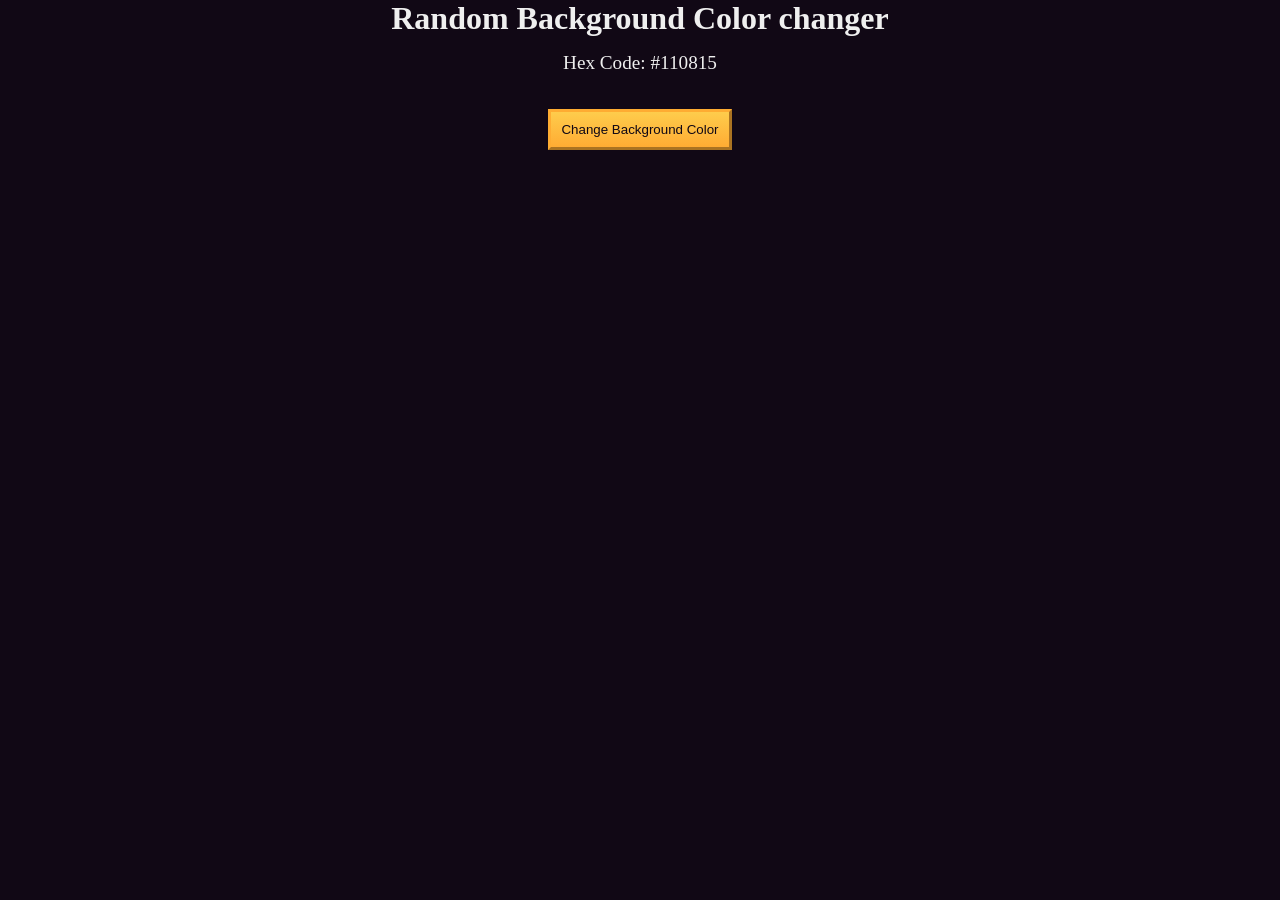
<file: random.html>
<!DOCTYPE html>
<html lang="en">

<head>
    <meta charset="UTF-8" />
    <meta name="viewport" content="width=device-width, initial-scale=1.0" />
    <title>Debug a random background color changer</title>
    <link rel="stylesheet" href="random.css" />
</head>

<body>
<h1>Random Background Color changer</h1>

<main>
    <section class="bg-information-container">
        <p>Hex Code: <span id="bg-hex-code">#110815</span></p>
    </section>

    <button class="btn" id="btn">Change Background Color</button>
</main>
<script src="random.js"></script>
</body>

</html>
</file>
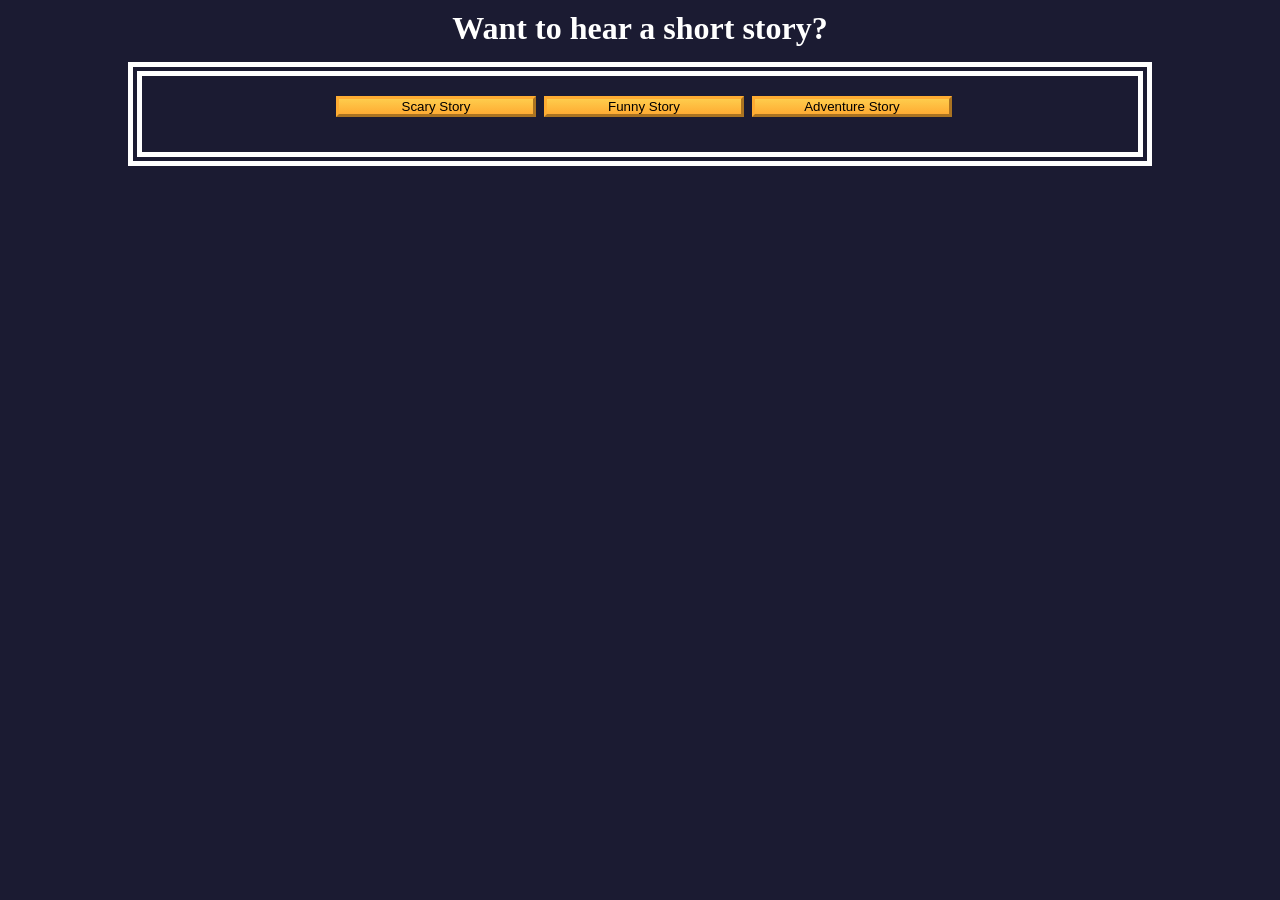
<file: story.html>
<!DOCTYPE html>
<html lang="en">
  <head>
    <meta charset="UTF-8" />
    <meta name="viewport" content="width=device-width, initial-scale=1.0" />
    <title>Storytelling App</title>
    <link rel="stylesheet" href="story.css" />
  </head>

  <body>
    <h1>Want to hear a short story?</h1>

    <main class="story-container">
      <div class="btn-container">
        <button class="btn" id="scary-btn">Scary Story</button>
        <button class="btn" id="funny-btn">Funny Story</button>
        <button class="btn" id="adventure-btn">Adventure Story</button>
      </div>
      <p id="result"></p>
    </main>
    <script src="story.js"></script>
  </body>
</html>
</file>
<file: style.css>
@import url('https://fonts.googleapis.com/css2?family=DM+Mono:wght@400;500&family=Manrope:wght@400;500;600;700;800&display=swap');

:root {
  color-scheme: dark;
  --ink: #edf2ea;          /* main text */
  --muted: #94a29a;        /* secondary text */
  --paper: #0f1613;        /* page background */
  --card: #17211d;         /* cards, search box */
  --raised: #1e2b25;       /* featured card */
  --line: #26352d;         /* borders and dividers */
  --lime: #d7f36b;
  --lime-dark: #a3c43a;
  --orange: #ff8c56;
  --on-lime: #17211d;      /* text that sits on top of lime */
  --shadow: 0 18px 45px rgba(0, 0, 0, 0.5);
}

* { box-sizing: border-box; }
html { scroll-behavior: smooth; }
body { margin: 0; color: var(--ink); background: var(--paper); font-family: Manrope, sans-serif; }
a { color: inherit; }
::selection { background: var(--lime); color: var(--on-lime); }
.shell { width: min(1120px, calc(100% - 40px)); margin: 0 auto; }
.site-header { border-bottom: 1px solid var(--line); background: rgba(15, 22, 19, .88); }
.nav { display: flex; justify-content: space-between; align-items: center; min-height: 76px; }
.brand { font-weight: 800; text-decoration: none; letter-spacing: -.04em; }
.brand-mark { display: inline-grid; place-items: center; width: 31px; height: 31px; margin-right: 8px; border-radius: 9px; color: var(--on-lime); background: var(--lime); font-family: "DM Mono", monospace; font-size: 15px; }
.text-link, .card-link, .site-footer a { color: var(--muted); font-size: 12px; font-weight: 700; text-decoration: none; }
.text-link:hover, .site-footer a:hover { color: var(--ink); }
.hero { padding: 92px 0 84px; }
.eyebrow { margin: 0 0 18px; color: var(--lime-dark); font: 500 11px "DM Mono", monospace; letter-spacing: .16em; text-transform: uppercase; }
h1, h2, h3, p { margin-top: 0; }
h1 { max-width: 720px; margin-bottom: 22px; font-size: clamp(54px, 8vw, 100px); line-height: .96; letter-spacing: -.08em; }
h1 em { color: var(--orange); font-style: normal; }
.intro { max-width: 510px; margin-bottom: 30px; color: var(--muted); font-size: 17px; line-height: 1.7; }
.hero-meta { display: flex; align-items: center; gap: 12px; color: var(--muted); font: 500 11px "DM Mono", monospace; text-transform: uppercase; letter-spacing: .08em; }
.dot { width: 5px; height: 5px; border-radius: 50%; background: var(--orange); }
.catalog { padding-bottom: 80px; }
.catalog-heading { display: flex; justify-content: space-between; align-items: end; gap: 24px; padding: 28px 0 22px; border-top: 1px solid var(--line); }
h2 { margin-bottom: 0; font-size: clamp(34px, 5vw, 54px); line-height: 1; letter-spacing: -.07em; }
.search { display: flex; align-items: center; width: min(270px, 100%); padding: 0 14px; border: 1px solid var(--line); border-radius: 10px; background: var(--card); transition: border-color .2s ease; }
.search:focus-within { border-color: var(--lime); }
.search input { width: 100%; padding: 13px 0; border: 0; outline: 0; color: var(--ink); background: transparent; font: 13px Manrope, sans-serif; }
.search input::placeholder { color: var(--muted); opacity: 1; }
.search span { color: var(--muted); font-size: 21px; }
.filters { display: flex; flex-wrap: wrap; gap: 8px; margin-bottom: 24px; }
.filter { padding: 9px 14px; border: 1px solid var(--line); border-radius: 99px; color: var(--muted); background: transparent; cursor: pointer; font: 600 12px Manrope, sans-serif; }
.filter:hover, .filter.is-active { border-color: var(--lime); color: var(--on-lime); background: var(--lime); }
.filter:focus-visible, .text-link:focus-visible, .site-footer a:focus-visible { outline: 2px solid var(--lime); outline-offset: 3px; }
.project-grid { display: grid; grid-template-columns: repeat(4, 1fr); gap: 12px; }
.project-card[hidden] { display: none; }
.project-card { position: relative; display: flex; min-height: 235px; flex-direction: column; padding: 21px; overflow: hidden; border: 1px solid var(--line); border-radius: 13px; background: var(--card); text-decoration: none; transition: transform .2s ease, box-shadow .2s ease, border-color .2s ease; }
.project-card:hover, .project-card:focus-visible { border-color: var(--lime-dark); box-shadow: var(--shadow); transform: translateY(-4px); outline: none; }
.project-card:focus-visible { outline: 2px solid var(--lime); outline-offset: 2px; }
.project-card.featured { border-color: rgba(215, 243, 107, .35); background: var(--raised); }
.project-card.featured:hover, .project-card.featured:focus-visible { border-color: var(--lime); }
.card-number { color: var(--muted); font: 11px "DM Mono", monospace; }
.card-icon { display: block; margin: 27px 0 15px; color: var(--orange); font: 500 24px "DM Mono", monospace; }
.project-card h3 { margin-bottom: 9px; font-size: 18px; letter-spacing: -.05em; }
.project-card p { margin-bottom: 18px; color: var(--muted); font-size: 12px; line-height: 1.6; }
.card-link { display: flex; justify-content: space-between; align-items: center; margin-top: auto; }
.project-card:hover .card-link, .project-card:focus-visible .card-link { color: var(--ink); }
.card-link b { color: var(--orange); font-size: 17px; font-weight: 400; }
.empty-state { padding: 45px; border: 1px dashed var(--line); color: var(--muted); text-align: center; }
.site-footer { display: flex; justify-content: space-between; padding: 26px 0 34px; border-top: 1px solid var(--line); color: var(--muted); font: 11px "DM Mono", monospace; }
.sr-only { position: absolute; width: 1px; height: 1px; padding: 0; overflow: hidden; clip: rect(0, 0, 0, 0); white-space: nowrap; border: 0; }

@media (max-width: 850px) { .project-grid { grid-template-columns: repeat(3, 1fr); } }
@media (max-width: 640px) {
  .shell { width: min(100% - 28px, 520px); }
  .nav { min-height: 66px; }
  .text-link { font-size: 0; }
  .text-link span { font-size: 20px; }
  .hero { padding: 68px 0 60px; }
  .catalog-heading { align-items: start; flex-direction: column; }
  .search { width: 100%; }
  .project-grid { grid-template-columns: repeat(2, 1fr); }
  .project-card { min-height: 220px; padding: 16px; }
}
@media (max-width: 390px) { .project-grid { grid-template-columns: 1fr; } }
</file>
<file: checklist.css>
*{
  padding: 0;
  margin: 0;

}
body {
  background-color: #FDFBF7;
  text-align: center;
  margin: 39px;
  font-family: Roboto, sans-serif;
}
h1{
  margin:20px;
}
ul li{
  border-bottom:2px solid rgb(152, 100, 100);
  padding:10px;
}
.filled{
  transform: scale(1.5);
  background-color:pink;
}
.favorite-icon{
  border:none;
  transform: scale(1.2);
}
</file>
<file: emoji.css>
*,
*::before,
*::after {
  box-sizing: border-box;
  margin: 0;
  padding: 0;
}

:root {
  --light-grey: #efefef;
  --white: #ffffff;
  --very-dark-blue: #0a0a23;
  --light-purple: #a78bfa;
  --very-light-purple: #c4b5fd;
  --purple: #8b5cf6;
}

body {
  background-color: var(--very-dark-blue);
  color: var(--light-grey);
  font-family: sans-serif;
}

main {
  text-align: center;
  padding: 10px;
}

.btn-container,
button {
  display: flex;
  justify-content: space-evenly;
  align-items: center;
}

.btn-container {
  flex-direction: column;
}

.emoji-btn {
  width: 70%;
  cursor: pointer;
  color: var(--white);
  background-color: var(--light-purple);
  background-image: linear-gradient(
    to bottom,
    var(--very-light-purple),
    var(--light-purple)
  );
  border: 3px solid var(--purple);
  border-radius: 8px;
  padding: 10px;
  font-size: 1.5rem;
  margin: 10px 0;
  transition: background-color 0.3s ease, transform 0.2s ease;
}

@media (min-width: 768px) {
  .emoji-btn {
    width: 30%;
  }
}

.emoji-btn:hover {
  background-color: var(--purple);
  background-image: none;
}

.title {
  margin-top: 15px;
  font-size: 2rem;
}

.description {
  font-size: 1.4rem;
  margin: 20px 0;
}
</file>
<file: envelopeBudgeter.css>
:root {
    --light-grey: #f5f6f7;
    --dark-blue: #0a0a23;
    --fcc-blue: #1b1b32;
    --light-yellow: #fecc4c;
    --dark-yellow: #feac32;
    --light-pink: #ffadad;
    --dark-red: #850000;
    --light-green: #acd157;
}

body {
    font-family: "Lato", Helvetica, Arial, sans-serif;
    font-size: 18px;
    background-color: var(--fcc-blue);
    color: var(--light-grey);
    margin: 0;
    padding: 0;
    line-height: 1.5;
}

h1 {
    text-align: center;
    margin-top: 30px;
    font-size: 2em;
}

.container {
    width: 90%;
    max-width: 680px;
    margin: 20px auto;
    padding: 20px;
    background-color: var(--dark-blue);
    border-radius: 8px;
    box-shadow: 0 0 10px rgba(0, 0, 0, 0.2);
}

label,
legend {
    font-weight: bold;
    margin-bottom: 5px;
}

fieldset {
    border: 1px solid var(--light-grey);
    border-radius: 4px;
    padding: 10px 15px;
    margin-bottom: 20px;
}

legend {
    padding: 0 8px;
}

.input-container {
    display: flex;
    flex-direction: column;
    gap: 8px;
    margin-top: 10px;
}

input,
select,
button {
    font-size: 16px;
    padding: 6px 10px;
    border-radius: 4px;
    border: 1px solid #ccc;
    min-height: 32px;
    box-sizing: border-box;
}

input:focus,
select:focus,
button:focus {
    outline: 2px solid var(--light-yellow);
    border-color: var(--dark-yellow);
}

button {
    cursor: pointer;
    text-decoration: none;
    background-color: var(--light-yellow);
    border: 2px solid var(--dark-yellow);
    transition: background-color 0.2s ease, border 0.2s ease;
}

button:hover {
    background-color: var(--dark-yellow);
    color: white;
}

.controls {
    margin-bottom: 20px;
}

.controls span {
    display: flex;
    align-items: center;
    gap: 10px;
    flex-wrap: wrap;
}

.output {
    border: 2px solid var(--light-grey);
    padding: 15px;
    text-align: center;
    background-color: var(--dark-blue);
    border-radius: 6px;
    margin-top: 20px;
}

.output span {
    font-weight: bold;
    font-size: 1.4em;
}

.surplus {
    color: var(--light-green);
}

.deficit {
    color: var(--light-pink);
}

.hide {
    display: none;
}

@media (max-width: 600px) {
    body {
        font-size: 16px;
    }

    .controls span {
        flex-direction: column;
        align-items: stretch;
    }

    button,
    input,
    select {
        width: 100%;
    }
}
</file>
<file: librarySearch.css>
body {
    display: flex;
    justify-content: center;
    align-items: center;
    height: 100vh;
}

input {
    padding: 0.5rem;
    width: 200px;
}

button {
    padding: 0.5rem 1rem;
    cursor: pointer;
    background-color: #000000;
    color: white;
}

#statusMessage {
    margin-top: 1.5rem;
    font-weight: bold;
    height: 1.5rem;
}
</file>
<file: palindrome.css>
:root {
    --bg: #e8ecf7;
    --surface: #ffffff;
    --tint: #eef0ff;
    --ink: #121633;
    --muted: #5b6285;
    --line: #cfd6ec;
    --accent: #3a3fd8;
    --accent-strong: #2c30b3;
    --on-accent: #ffffff;
    --shadow: 0 2px 4px rgba(18, 22, 51, 0.06), 0 18px 40px -12px rgba(58, 63, 216, 0.22);
    --display: "Bricolage Grotesque", "Avenir Next", "Segoe UI", system-ui, sans-serif;
    --body: "DM Sans", system-ui, -apple-system, "Segoe UI", Roboto, sans-serif;
    color-scheme: light dark;
}

@media (prefers-color-scheme: dark) {
    :root {
        --bg: #0d1025;
        --surface: #151a3a;
        --tint: #1c2250;
        --ink: #eceeff;
        --muted: #a4abd1;
        --line: #2a3163;
        --accent: #8f96ff;
        --accent-strong: #b1b6ff;
        --on-accent: #0d1025;
        --shadow: 0 2px 4px rgba(0, 0, 0, 0.4), 0 18px 40px -12px rgba(0, 0, 0, 0.5);
    }
}

*,
*::before,
*::after {
    box-sizing: border-box;
}

body {
    margin: 0;
    min-height: 100dvh;
    padding: clamp(1.25rem, 5vw, 3rem) 1.25rem;
    background: var(--bg);
    color: var(--ink);
    font: 400 1rem/1.6 var(--body);
}

.shell {
    width: min(100%, 36rem);
    margin-inline: auto;
}

/* Hero: a word and its reflection across a mirror line */
.hero {
    margin-bottom: 2rem;
}

.mirror {
    display: flex;
    align-items: center;
    justify-content: flex-start;
    font: 800 clamp(3.5rem, 16vw, 6.5rem) / 1 var(--display);
    letter-spacing: -0.02em;
    color: var(--accent);
    user-select: none;
}

.axis {
    width: 2px;
    height: 1em;
    margin-inline: 0.12em;
    background: var(--ink);
    opacity: 0.35;
}

.reflection {
    transform: scaleX(-1);
    -webkit-mask-image: linear-gradient(to right, transparent, #000);
    mask-image: linear-gradient(to right, transparent, #000);
    animation: reflect 0.9s 0.2s ease-out both;
}

.hero h1 {
    margin: 1.25rem 0 0.5rem;
    font: 700 clamp(1.9rem, 6vw, 2.6rem) / 1.1 var(--display);
    letter-spacing: -0.01em;
}

.lede {
    margin: 0;
    max-width: 30rem;
    color: var(--muted);
}

/* Checker card */
.card {
    padding: clamp(1.25rem, 4vw, 1.75rem);
    background: var(--surface);
    border: 1px solid var(--line);
    border-radius: 1.25rem;
    box-shadow: var(--shadow);
}

label {
    display: block;
    margin-bottom: 0.5rem;
    font-weight: 500;
    font-size: 0.95rem;
}

.field {
    display: flex;
    gap: 0.625rem;
}

input {
    flex: 1;
    min-width: 0;
    padding: 0.8rem 1rem;
    background: var(--tint);
    color: var(--ink);
    border: 1px solid var(--line);
    border-radius: 0.75rem;
    font: inherit;
}

input::placeholder {
    color: var(--muted);
    opacity: 0.8;
}

input:focus-visible {
    outline: 2px solid var(--accent);
    outline-offset: 2px;
    border-color: var(--accent);
}

button {
    padding: 0.8rem 1.5rem;
    background: var(--accent);
    color: var(--on-accent);
    border: 0;
    border-radius: 0.75rem;
    font: 600 1rem var(--display);
    cursor: pointer;
    transition: background-color 0.15s, transform 0.1s;
}

button:hover {
    background: var(--accent-strong);
}

button:active {
    transform: translateY(1px);
}

button:focus-visible {
    outline: 2px solid var(--accent);
    outline-offset: 3px;
}

#result {
    margin-top: 1.25rem;
    padding: 1rem 1.125rem;
    background: var(--tint);
    border-left: 4px solid var(--accent);
    border-radius: 0 0.75rem 0.75rem 0;
    font: 600 clamp(1.1rem, 3.5vw, 1.3rem) / 1.4 var(--display);
    overflow-wrap: anywhere;
    animation: rise 0.3s ease-out;
}

/* Hidden until the script writes a message into it */
#result:empty {
    display: none;
}

/* Examples */
.examples {
    margin-top: 2.25rem;
}

.examples h2 {
    margin: 0 0 0.5rem;
    font: 600 1.05rem / 1.3 var(--display);
}

.examples ul {
    margin: 0;
    padding: 0;
    list-style: none;
}

.examples li {
    display: flex;
    justify-content: space-between;
    gap: 1rem;
    padding: 0.7rem 0;
    border-top: 1px solid var(--line);
}

.examples li:last-child {
    border-bottom: 1px solid var(--line);
}

.examples li span:last-child {
    flex-shrink: 0;
    color: var(--muted);
    font-size: 0.9rem;
    text-align: right;
}

@keyframes reflect {
    from { opacity: 0; }
    to { opacity: 1; }
}

@keyframes rise {
    from { opacity: 0; transform: translateY(6px); }
    to { opacity: 1; transform: none; }
}

@media (max-width: 30rem) {
    .field {
        flex-direction: column;
    }

    button {
        width: 100%;
    }
}

@media (prefers-reduced-motion: reduce) {
    *,
    *::before,
    *::after {
        animation: none !important;
        transition: none !important;
    }
}
</file>
<file: random.css>
*,
*::before,
*::after {
    margin: 0;
    padding: 0;
    box-sizing: border-box;
}

:root {
    --yellow: #f1be32;
    --golden-yellow: #feac32;
    --dark-purple: #110815;
    --light-grey: #efefef;
}

body {
    background-color: var(--dark-purple);
    color: var(--light-grey);
    text-align: center;
}

.bg-information-container {
    margin: 15px 0 25px;
    font-size: 1.2rem;
}

.btn {
    cursor: pointer;
    padding: 10px;
    margin: 10px;
    color: var(--dark-purple);
    background-color: var(--golden-yellow);
    background-image: linear-gradient(#fecc4c, #ffac33);
    border-color: var(--golden-yellow);
    border-width: 3px;
}

.btn:hover {
    background-image: linear-gradient(#ffcc4c, #f89808);
}
</file>
<file: story.css>
*,
*::before,
*::after {
  margin: 0;
  padding: 0;
  box-sizing: border-box;
}

:root {
  --dark-grey: #1b1b32;
  --black: #000;
  --white: #fff;
  --golden-yellow: #fecc4c;
  --yellow: #ffcc4c;
  --gold: #feac32;
  --orange: #ffac33;
  --dark-orange: #f89808;
}

body {
  background-color: var(--dark-grey);
  color: var(--white);
}

h1,
#result {
  text-align: center;
}

h1 {
  margin: 10px 0 15px;
}

.story-container {
  margin: auto;
  padding: 10px;
  width: 80%;
  border-style: double;
  border-width: 14px;
  border-color: var(--white);
}

.btn-container {
  display: flex;
  flex-direction: column;
  justify-content: center;
  align-items: center;
}

@media (min-width: 760px) {
  .btn-container {
    flex-direction: row;
  }
}

#result {
  margin-top: 15px;
  font-size: 1.2rem;
  line-height: 30px;
}

.btn {
  cursor: pointer;
  width: 200px;
  margin: 10px 0 10px 0.5rem;
  color: var(--black);
  background-color: var(--gold);
  background-image: linear-gradient(var(--golden-yellow), var(--orange));
  border-color: var(--gold);
  border-width: 3px;
}

.btn:hover {
  background-image: linear-gradient(var(--yellow), var(--dark-orange));
}
</file>
